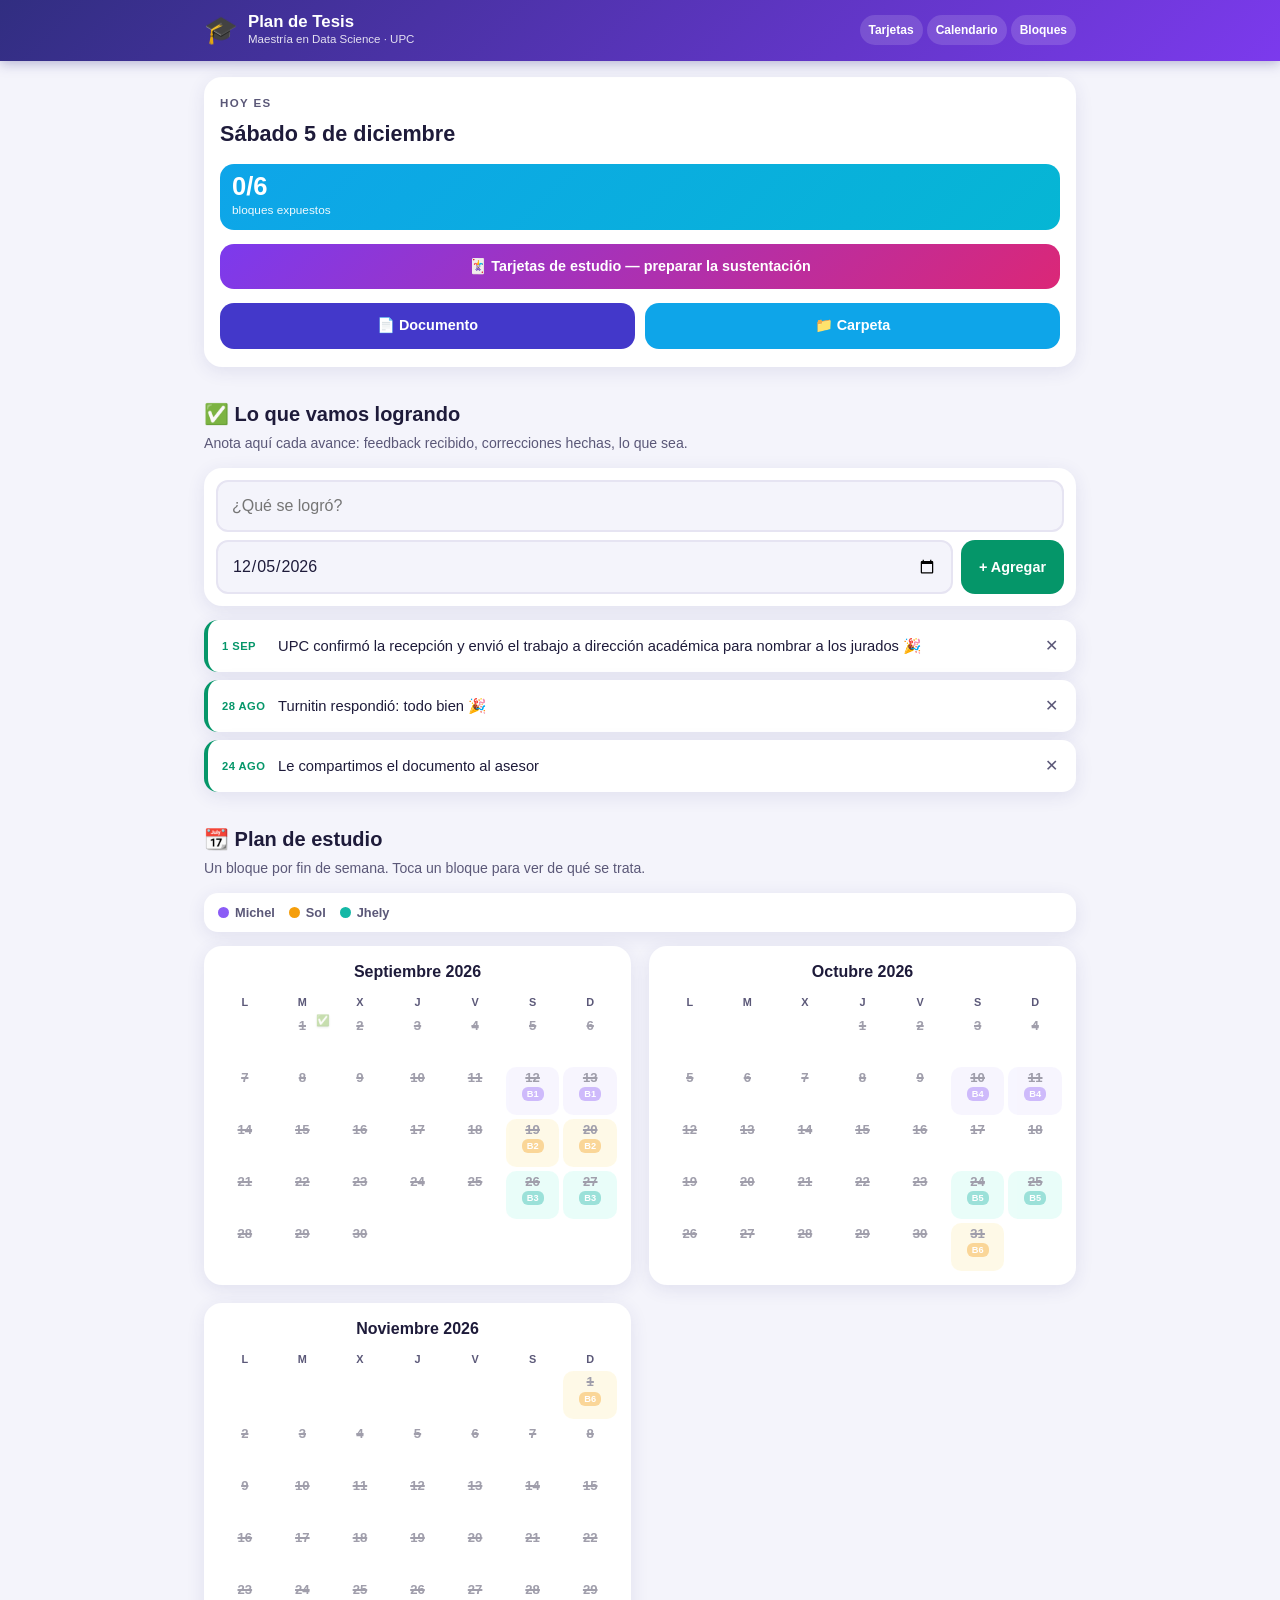
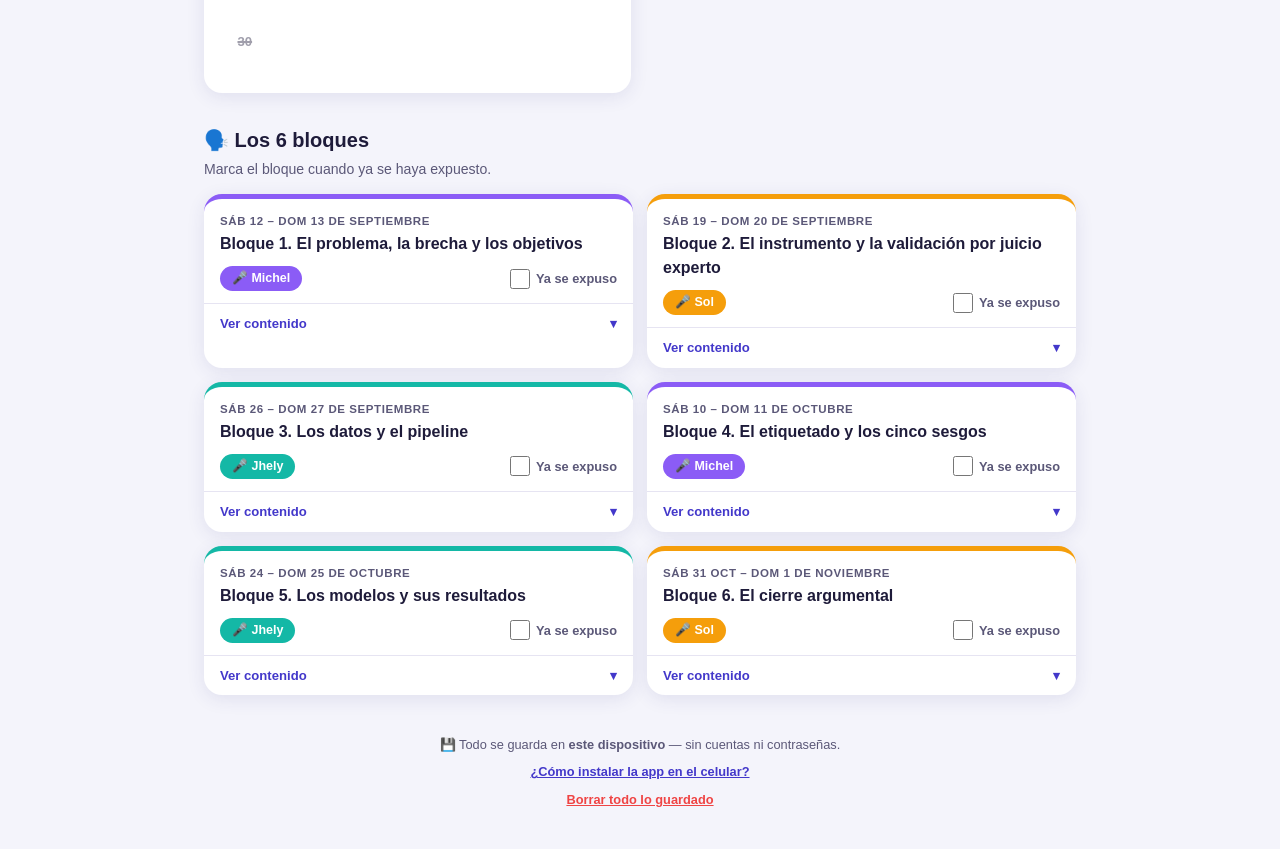
<file: index.html>
<!DOCTYPE html>
<html lang="es">
<head>
  <meta charset="UTF-8" />
  <meta name="viewport" content="width=device-width, initial-scale=1, viewport-fit=cover" />
  <title>Plan de Tesis · G7</title>
  <meta name="description" content="Plan de estudio del equipo — Maestría en Data Science UPC. Calendario de bloques y registro de avances." />
  <meta name="theme-color" content="#312e81" />
  <link rel="manifest" href="manifest.webmanifest" />
  <link rel="icon" type="image/png" sizes="192x192" href="icons/icon-192.png" />
  <link rel="apple-touch-icon" href="icons/apple-touch-icon.png" />
  <meta name="apple-mobile-web-app-capable" content="yes" />
  <meta name="mobile-web-app-capable" content="yes" />
  <meta name="apple-mobile-web-app-status-bar-style" content="black-translucent" />
  <meta name="apple-mobile-web-app-title" content="Tesis G7" />
  <link rel="stylesheet" href="css/styles.css" />
</head>
<body>

<header class="topbar">
  <div class="topbar-inner">
    <div class="brand">
      <span class="brand-icon">🎓</span>
      <div>
        <h1>Plan de Tesis</h1>
        <p class="brand-sub">Maestría en Data Science · UPC</p>
      </div>
    </div>
    <nav class="quick-nav">
      <a href="estudio.html">Tarjetas</a>
      <a href="#calendario">Calendario</a>
      <a href="#bloques">Bloques</a>
    </nav>
  </div>
</header>

<main>

  <!-- PORTADA -->
  <section class="hero">
    <div class="hero-card">
      <p class="hero-label">Hoy es</p>
      <p class="hero-date" id="hero-date">—</p>

      <div class="hero-pills" id="hero-pills"><!-- JS --></div>

      <div class="tramite hidden" id="tramite"><!-- JS --></div>

      <a class="btn btn-cards" href="estudio.html">🃏 Tarjetas de estudio — preparar la sustentación</a>

      <div class="hero-actions">
        <a class="btn btn-doc" target="_blank" rel="noopener"
           href="https://upcedupe-my.sharepoint.com/:w:/g/personal/e202411058_upc_edu_pe/IQDRNMA9AV5sQaZxkCQ2ro44AdvdgoTfrQjGai8BATHbYuw?e=8x37Rl">
          📄 Documento
        </a>
        <a class="btn btn-folder" target="_blank" rel="noopener"
           href="https://upcedupe-my.sharepoint.com/:f:/g/personal/e202411058_upc_edu_pe/IgCr6ckTygm-SajQEywB1_AHAR40iPiZxzMHCmifpr9KDxs?e=idbEZw">
          📁 Carpeta
        </a>
        <button class="btn btn-install hidden" id="btn-install">📲 Instalar app</button>
      </div>
    </div>
  </section>

  <!-- AVANCES -->
  <section id="avances" class="section">
    <h2 class="section-title">✅ Lo que vamos logrando</h2>
    <p class="section-sub">Anota aquí cada avance: feedback recibido, correcciones hechas, lo que sea.</p>

    <div class="add-card">
      <input type="text" id="av-text" placeholder="¿Qué se logró?" autocomplete="off" />
      <div class="add-row">
        <input type="date" id="av-date" />
        <button class="btn btn-add" id="av-add">+ Agregar</button>
      </div>
    </div>

    <ul class="avances" id="avances-list"><!-- JS --></ul>
  </section>

  <!-- CALENDARIO -->
  <section id="calendario" class="section">
    <h2 class="section-title">📆 Plan de estudio</h2>
    <p class="section-sub">Un bloque por fin de semana. Toca un bloque para ver de qué se trata.</p>

    <div class="legend">
      <span class="lg-item"><i class="dot dot-michel"></i> Michel</span>
      <span class="lg-item"><i class="dot dot-sol"></i> Sol</span>
      <span class="lg-item"><i class="dot dot-jhely"></i> Jhely</span>
    </div>

    <div class="months" id="months"><!-- JS --></div>
  </section>

  <!-- BLOQUES -->
  <section id="bloques" class="section">
    <h2 class="section-title">🗣️ Los 6 bloques</h2>
    <p class="section-sub">Marca el bloque cuando ya se haya expuesto.</p>
    <div class="blocks" id="blocks"><!-- JS --></div>
  </section>

  <footer class="footer">
    <p>💾 Todo se guarda en <strong>este dispositivo</strong> — sin cuentas ni contraseñas.</p>
    <p><button class="linklike" id="btn-ios-help">¿Cómo instalar la app en el celular?</button></p>
    <p><button class="linklike danger" id="btn-reset">Borrar todo lo guardado</button></p>
  </footer>
</main>

<!-- INSTALAR -->
<div class="sheet-backdrop hidden" id="ios-backdrop"></div>
<div class="sheet hidden" id="ios-sheet" role="dialog" aria-modal="true">
  <div class="sheet-handle"></div>
  <h3>📲 Instalar como app</h3>
  <div class="ios-steps">
    <p><strong>iPhone (Safari):</strong></p>
    <ol>
      <li>Toca el botón <strong>Compartir</strong> (cuadrado con flecha ↑).</li>
      <li>Elige <strong>“Añadir a pantalla de inicio”</strong>.</li>
    </ol>
    <p><strong>Android (Chrome):</strong></p>
    <ol>
      <li>Toca el menú <strong>⋮</strong> → <strong>“Instalar app”</strong>.</li>
    </ol>
  </div>
  <button class="btn btn-close" id="ios-close">Entendido</button>
</div>

<script src="js/app.js"></script>
</body>
</html>
</file>
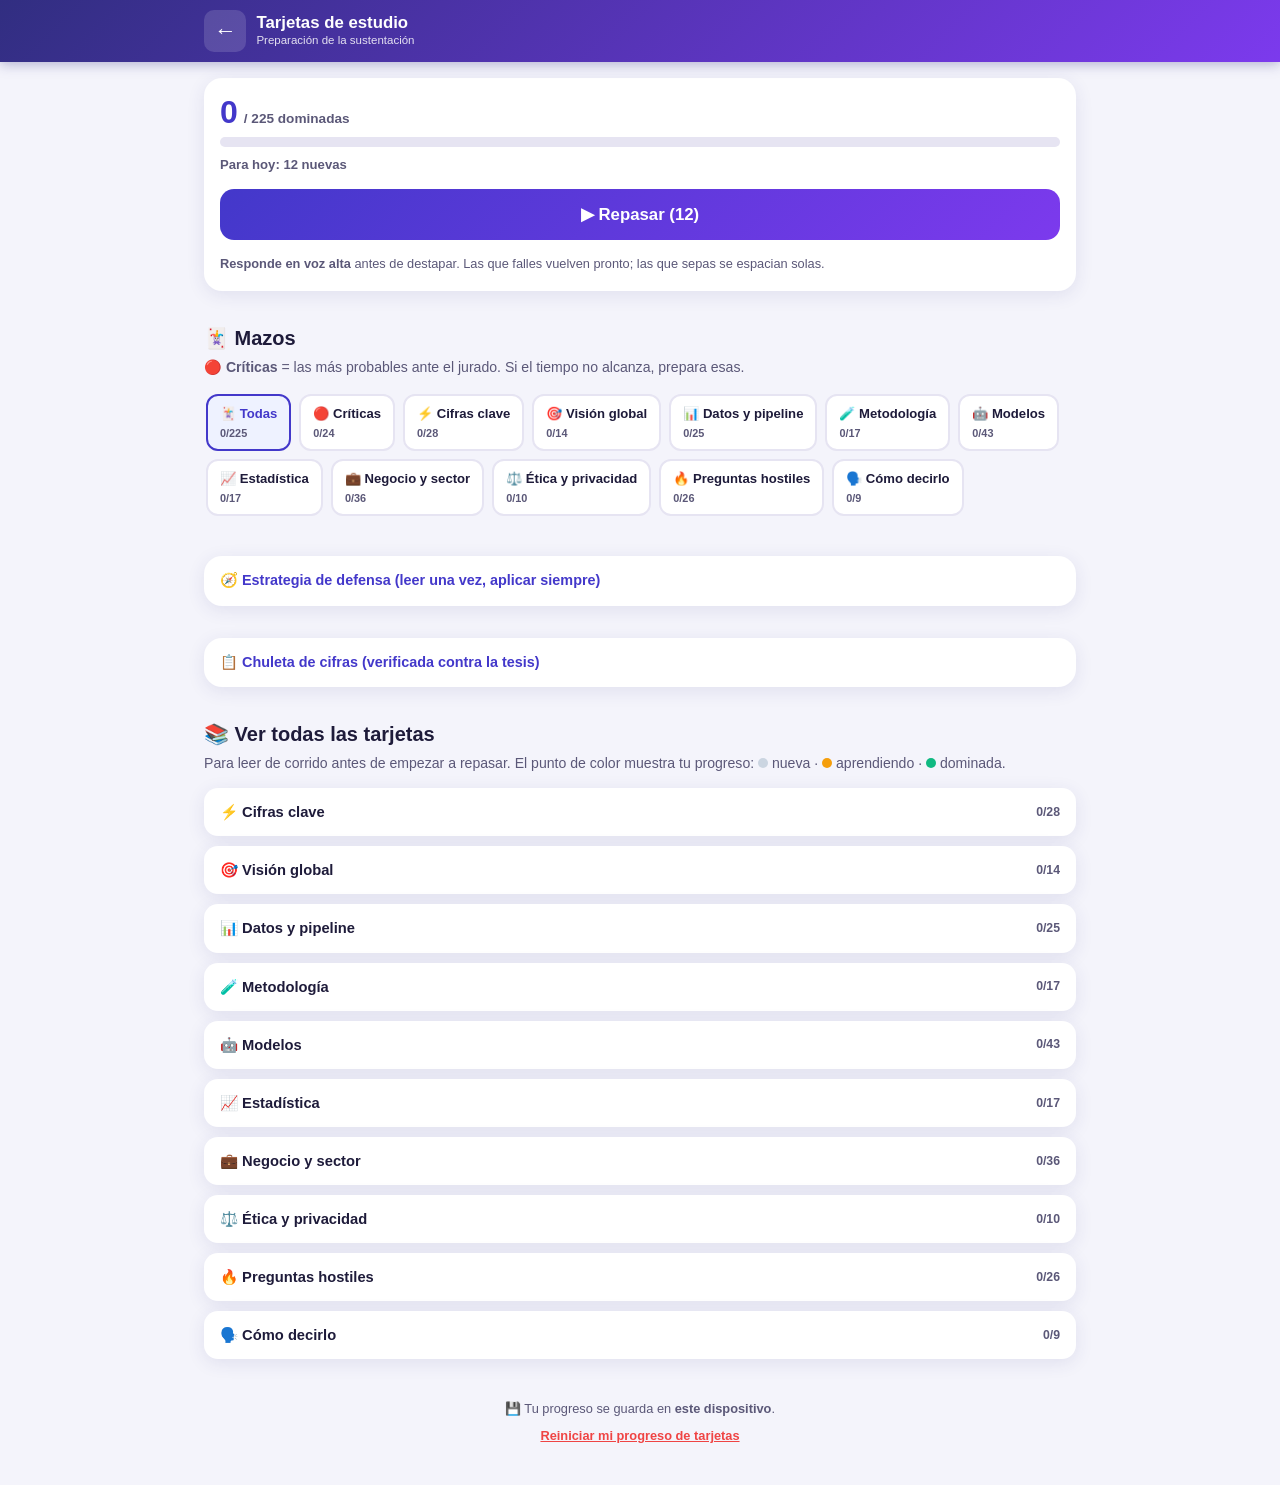
<file: estudio.html>
<!DOCTYPE html>
<html lang="es">
<head>
  <meta charset="UTF-8" />
  <meta name="viewport" content="width=device-width, initial-scale=1, viewport-fit=cover" />
  <title>Tarjetas de estudio · Tesis G7</title>
  <meta name="theme-color" content="#312e81" />
  <link rel="manifest" href="manifest.webmanifest" />
  <link rel="icon" type="image/png" sizes="192x192" href="icons/icon-192.png" />
  <link rel="apple-touch-icon" href="icons/apple-touch-icon.png" />
  <meta name="apple-mobile-web-app-capable" content="yes" />
  <meta name="mobile-web-app-capable" content="yes" />
  <link rel="stylesheet" href="css/styles.css" />
</head>
<body>

<header class="topbar">
  <div class="topbar-inner">
    <div class="brand">
      <a class="back-link" href="index.html" aria-label="Volver al plan">←</a>
      <div>
        <h1>Tarjetas de estudio</h1>
        <p class="brand-sub">Preparación de la sustentación</p>
      </div>
    </div>
  </div>
</header>

<main>

  <!-- PROGRESO + REPASAR -->
  <section class="hero">
    <div class="hero-card">
      <div class="study-progress">
        <div class="sp-nums"><span id="sp-dom">0</span><span class="sp-total" id="sp-total">/ 219 dominadas</span></div>
        <div class="sp-bar"><div class="sp-fill" id="sp-fill"></div></div>
        <p class="sp-today" id="sp-today">—</p>
      </div>
      <button class="btn btn-study" id="btn-study">▶ Repasar</button>
      <p class="study-hint"><strong>Responde en voz alta</strong> antes de destapar. Las que falles vuelven pronto; las que sepas se espacian solas.</p>
    </div>
  </section>

  <!-- FILTROS -->
  <section class="section">
    <h2 class="section-title">🃏 Mazos</h2>
    <p class="section-sub"><strong>🔴 Críticas</strong> = las más probables ante el jurado. Si el tiempo no alcanza, prepara esas.</p>
    <div class="chips" id="chips"><!-- JS --></div>
  </section>

  <!-- ESTRATEGIA -->
  <section class="section">
    <div class="strategy-card">
      <details>
        <summary>🧭 Estrategia de defensa (leer una vez, aplicar siempre)</summary>
        <div class="strategy-body">
          <p><strong>La regla de oro:</strong> cuando no sepan algo, díganlo. La mayor fortaleza del trabajo es la honestidad metodológica; improvisar una respuesta débil la destruye. Frase de rescate: <em>«No lo verificamos y no puedo afirmarlo con los datos que tenemos; lo que sí puedo decir es…»</em></p>
          <p><strong>Estructura de toda respuesta:</strong> ① responder directo en una frase → ② dar el dato o la cifra que lo sostiene → ③ reconocer el límite declarado y volver a la contribución real.</p>
          <p><strong>Tres frases que conviene tener listas:</strong></p>
          <ul>
            <li>«No lo verificamos y no puedo afirmarlo con los datos que tenemos.»</li>
            <li>«Eso está declarado como limitación en la sección…»</li>
            <li>«La cifra exacta es… y sale de…»</li>
          </ul>
          <p><strong>Un error a evitar:</strong> defender el 31.5% como si fuera un buen resultado en términos absolutos. La defensa correcta es qué significa ese número por encima del azar y qué lo limita.</p>
          <p><strong>En la sala:</strong> un integrante responde el núcleo y otro complementa solo si agrega valor. Eviten responder de a tres.</p>
          <p><strong>Guion de cierre (60 segundos):</strong></p>
          <p class="cierre" id="cierre-text"></p>
        </div>
      </details>
    </div>
  </section>

  <!-- CHULETA -->
  <section class="section">
    <div class="strategy-card">
      <details>
        <summary>📋 Chuleta de cifras (verificada contra la tesis)</summary>
        <div class="strategy-body">
          <div class="table-scroll"><table class="cheat-table">
            <tr><td>Registros GPS</td><td><strong>61,273,298</strong> · 888 dispositivos</td></tr>
            <tr><td>Turnos</td><td><strong>106,699</strong> · mediana 11.98 h (de 16,054 brutos con máx. 161 días)</td></tr>
            <tr><td>Ventanas normales</td><td><strong>3,884,561</strong></td></tr>
            <tr><td>Eventos</td><td><strong>2,447</strong> corporativos → <strong>301</strong> en rango → <strong>54</strong> con GPS (41 turnos, 0.038%)</td></tr>
            <tr><td>Calidad del dato</td><td>coordenadas centinela <strong>10.52%</strong> · saltos hasta 15,450 km (0.03%) · 33.9% multiubicación</td></tr>
            <tr><td>Pipeline</td><td>chequeos <strong>41/41</strong> y <strong>30/30</strong> · 13 defectos corregidos</td></tr>
            <tr><td>Instrumento</td><td><strong>7</strong> expertos · <strong>14</strong> variables → <strong>3</strong> construibles + 1 parcial</td></tr>
            <tr><td>V de Aiken</td><td>pertinencia: 11 superan azar, 4 sólidas · claridad: 14 y 9</td></tr>
            <tr><td>Sesgos corregidos</td><td><strong>5</strong> · comparaciones múltiples: <strong>77.4%</strong> por azar vs 81.48% observado</td></tr>
            <tr><td>Ensamble de semillas</td><td>recall en P99.9 sube de <strong>5.6%</strong> a <strong>31.5%</strong> (10 inicializaciones)</td></tr>
            <tr><td>p empírico</td><td>árboles <strong>0.032</strong> (30 rep.) · recurrente 0.091 (10 rep., indicativo)</td></tr>
            <tr><td>Régimen temporal</td><td><strong>51/54</strong> dentro de ±15 min (94.4%) · 3 anticipadas, mediana 33.4 min</td></tr>
          </table></div>
          <p><strong>Resultado final por umbral</strong> (recall · alertas/día):</p>
          <div class="table-scroll"><table class="cheat-table">
            <tr><th></th><th>Recurrente</th><th>Árboles</th></tr>
            <tr><td>P95</td><td>38.9% · 670</td><td>48.1% · 492</td></tr>
            <tr><td><strong>P99.9</strong></td><td><strong>31.5%</strong> (IC 20.4–44.4) · <strong>16.9</strong></td><td><strong>38.9%</strong> (IC 25.9–51.9) · <strong>15.9</strong></td></tr>
          </table></div>
          <p class="cheat-note">P99.9 es el único umbral operativamente viable. La cifra exacta siempre gana a la aproximada: «La cifra exacta es… y sale de…».</p>
        </div>
      </details>
    </div>
  </section>

  <!-- EXPLORAR -->
  <section class="section">
    <h2 class="section-title">📚 Ver todas las tarjetas</h2>
    <p class="section-sub">Para leer de corrido antes de empezar a repasar. El punto de color muestra tu progreso: <span class="st-dot st-new"></span> nueva · <span class="st-dot st-learn"></span> aprendiendo · <span class="st-dot st-dom"></span> dominada.</p>
    <div id="browse"><!-- JS --></div>
  </section>

  <footer class="footer">
    <p>💾 Tu progreso se guarda en <strong>este dispositivo</strong>.</p>
    <p><button class="linklike danger" id="btn-reset-cards">Reiniciar mi progreso de tarjetas</button></p>
  </footer>
</main>

<!-- SESIÓN DE ESTUDIO (overlay) -->
<div class="study-overlay hidden" id="study-overlay">
  <div class="study-top">
    <span id="st-count">1 / 12</span>
    <div class="st-bar"><div class="st-bar-fill" id="st-bar-fill"></div></div>
    <button class="st-close" id="st-close" aria-label="Salir">✕</button>
  </div>

  <div class="study-card" id="study-card">
    <div class="sc-meta" id="sc-meta"></div>
    <div class="sc-question" id="sc-question"></div>
    <div class="sc-answer hidden" id="sc-answer"></div>
  </div>

  <div class="study-actions">
    <button class="btn btn-reveal" id="btn-reveal">Mostrar respuesta</button>
    <div class="grade-row hidden" id="grade-row">
      <button class="btn btn-fail" id="btn-fail">😅 Aún no</button>
      <button class="btn btn-ok" id="btn-ok">✅ La supe</button>
    </div>
  </div>

  <div class="study-done hidden" id="study-done">
    <div class="sd-emoji">🎉</div>
    <h3>¡Sesión completada!</h3>
    <p id="sd-summary"></p>
    <button class="btn btn-study" id="btn-again">▶ Otra sesión</button>
    <button class="btn btn-exit" id="btn-exit">Volver</button>
  </div>
</div>

<script src="js/cards-data.js"></script>
<script src="js/estudio.js"></script>
</body>
</html>
</file>
<file: css/styles.css>
/* ============ Base ============ */
:root {
  --bg: #f4f4fb;
  --card: #ffffff;
  --ink: #1e1b3a;
  --ink-soft: #5b5878;
  --line: #e6e4f2;

  --indigo: #4338ca;
  --indigo-deep: #312e81;
  --violet: #7c3aed;

  --michel: #8b5cf6;
  --sol: #f59e0b;
  --jhely: #14b8a6;
  --ppt: #ec4899;

  --michel-soft: #ede9fe;
  --sol-soft: #fef3c7;
  --jhely-soft: #ccfbf1;
  --ppt-soft: #fce7f3;

  --green: #059669;

  --radius: 18px;
  --shadow: 0 4px 18px rgba(49, 46, 129, 0.10);
}

* { box-sizing: border-box; margin: 0; padding: 0; }
html { scroll-behavior: smooth; }

body {
  font-family: -apple-system, BlinkMacSystemFont, "Segoe UI", Roboto, "Helvetica Neue", Arial, sans-serif;
  background: var(--bg);
  color: var(--ink);
  line-height: 1.5;
  -webkit-font-smoothing: antialiased;
  padding-bottom: env(safe-area-inset-bottom);
}

main { max-width: 900px; margin: 0 auto; padding: 0 14px 40px; }
.hidden { display: none !important; }

/* ============ Topbar ============ */
.topbar {
  background: linear-gradient(135deg, var(--indigo-deep), var(--violet));
  color: #fff; position: sticky; top: 0; z-index: 50;
  padding-top: env(safe-area-inset-top);
  box-shadow: 0 2px 12px rgba(49,46,129,.35);
}
.topbar-inner {
  max-width: 900px; margin: 0 auto;
  display: flex; align-items: center; justify-content: space-between;
  gap: 10px; padding: 10px 14px;
}
.brand { display: flex; align-items: center; gap: 10px; }
.brand-icon { font-size: 1.7rem; }
.brand h1 { font-size: 1.05rem; line-height: 1.15; }
.brand-sub { font-size: .72rem; opacity: .85; }
.quick-nav { display: flex; gap: 4px; }
.quick-nav a {
  color: #fff; text-decoration: none; font-size: .75rem; font-weight: 600;
  padding: 6px 9px; border-radius: 999px; background: rgba(255,255,255,.14);
  white-space: nowrap;
}
@media (max-width: 420px) {
  .brand-icon { font-size: 1.4rem; }
  .brand h1 { font-size: .95rem; white-space: nowrap; }
  .brand-sub { display: none; }
  .quick-nav a { font-size: .7rem; padding: 5px 8px; }
}
.quick-nav a:active { background: rgba(255,255,255,.3); }

/* ============ Portada ============ */
.hero { margin-top: 16px; }
.hero-card {
  background: var(--card); border-radius: var(--radius); box-shadow: var(--shadow);
  padding: 18px 16px; display: grid; gap: 14px;
}
.hero-label { font-size: .72rem; text-transform: uppercase; letter-spacing: .12em; color: var(--ink-soft); font-weight: 700; }
.hero-date { font-size: 1.35rem; font-weight: 800; margin-top: -8px; }

.hero-pills { display: flex; gap: 10px; flex-wrap: wrap; }
.pill {
  flex: 1 1 140px; border-radius: 14px; padding: 10px 12px; color: #fff;
  display: flex; flex-direction: column; gap: 2px; min-width: 140px;
}
.pill-num { font-size: 1.6rem; font-weight: 800; line-height: 1; }
.pill-lbl { font-size: .74rem; opacity: .93; }
.pill-next { background: linear-gradient(135deg, #4338ca, #7c3aed); }
.pill-count { background: linear-gradient(135deg, #0ea5e9, #06b6d4); }
.pill-done { background: linear-gradient(135deg, #059669, #10b981); }

.hero-actions { display: flex; gap: 10px; flex-wrap: wrap; }
.btn {
  display: inline-flex; align-items: center; justify-content: center; gap: 6px;
  border: none; cursor: pointer; text-decoration: none;
  font-weight: 700; font-size: .9rem; padding: 12px 16px; border-radius: 14px;
  transition: transform .1s ease, filter .15s ease; flex: 1 1 140px;
}
.btn:active { transform: scale(.97); filter: brightness(.95); }
.btn-doc { background: var(--indigo); color: #fff; }
.btn-folder { background: #0ea5e9; color: #fff; }
.btn-install { background: #111827; color: #fff; }

/* ============ Secciones ============ */
.section { margin-top: 32px; scroll-margin-top: 80px; }
.section-title { font-size: 1.25rem; font-weight: 800; margin-bottom: 4px; }
.section-sub { color: var(--ink-soft); font-size: .88rem; margin-bottom: 14px; }

/* ============ Avances ============ */
.add-card {
  background: var(--card); border-radius: var(--radius); box-shadow: var(--shadow);
  padding: 12px; display: grid; gap: 8px; margin-bottom: 14px;
}
.add-card input {
  width: 100%; border: 2px solid var(--line); border-radius: 12px;
  padding: 12px 14px; font: inherit; font-size: 16px; background: var(--bg); color: var(--ink);
}
.add-card input:focus { outline: none; border-color: var(--indigo); background: #fff; }
.add-row { display: flex; gap: 8px; }
.add-row input { flex: 1 1 auto; min-width: 0; font-size: 16px; }
.btn-add { flex: 0 0 auto; background: var(--green); color: #fff; padding: 12px 18px; }

.avances { list-style: none; display: grid; gap: 8px; }
.av-item {
  background: var(--card); border-radius: 14px; box-shadow: var(--shadow);
  padding: 12px 10px 12px 14px; display: flex; align-items: center; gap: 10px;
  border-left: 4px solid var(--green);
}
.av-date {
  flex: 0 0 auto; font-size: .7rem; font-weight: 800; color: var(--green);
  text-transform: uppercase; letter-spacing: .04em; min-width: 46px;
}
.av-text { flex: 1; font-size: .92rem; overflow-wrap: anywhere; }
.av-del {
  flex: 0 0 auto; border: none; background: none; color: var(--ink-soft);
  font-size: 1rem; cursor: pointer; padding: 6px 8px; border-radius: 8px; line-height: 1;
}
.av-del:active { background: #fee2e2; color: #ef4444; }
.av-empty {
  background: var(--card); border-radius: 14px; box-shadow: var(--shadow);
  padding: 18px 14px; text-align: center; color: var(--ink-soft); font-size: .88rem;
}

/* ============ Calendario ============ */
.legend {
  display: flex; flex-wrap: wrap; gap: 8px 14px;
  background: var(--card); border-radius: 14px; padding: 10px 14px;
  box-shadow: var(--shadow); font-size: .8rem; font-weight: 600; color: var(--ink-soft);
  margin-bottom: 14px;
}
.lg-item { display: inline-flex; align-items: center; gap: 6px; }
.dot { width: 11px; height: 11px; border-radius: 50%; display: inline-block; }
.dot-michel { background: var(--michel); }
.dot-sol { background: var(--sol); }
.dot-jhely { background: var(--jhely); }
.dot-ppt { background: var(--ppt); }

.months { display: grid; gap: 18px; grid-template-columns: 1fr; }
@media (min-width: 700px) { .months { grid-template-columns: 1fr 1fr; } }

.month { background: var(--card); border-radius: var(--radius); box-shadow: var(--shadow); padding: 14px; }
.month h3 { text-align: center; font-size: 1rem; margin-bottom: 10px; text-transform: capitalize; }
.weekdays, .grid { display: grid; grid-template-columns: repeat(7, 1fr); gap: 4px; }
.weekdays span {
  text-align: center; font-size: .68rem; font-weight: 800; color: var(--ink-soft);
  text-transform: uppercase; padding-bottom: 4px;
}

.day {
  position: relative; border: none; background: transparent; font: inherit; color: inherit;
  border-radius: 10px; min-height: 48px; padding: 4px 2px 3px;
  display: flex; flex-direction: column; align-items: center; gap: 2px;
  -webkit-tap-highlight-color: transparent;
}
button.day { cursor: pointer; }
button.day:active { filter: brightness(.92); }
.dnum { font-size: .82rem; font-weight: 700; line-height: 1.1; }

.day.p-michel { background: var(--michel-soft); }
.day.p-sol { background: var(--sol-soft); }
.day.p-jhely { background: var(--jhely-soft); }
.day.p-ppt { background: var(--ppt-soft); }
.day.block-done { opacity: .6; }

.chip {
  font-size: .58rem; font-weight: 800; color: #fff; border-radius: 6px;
  padding: 1px 5px; line-height: 1.3; white-space: nowrap;
}
.chip-michel { background: var(--michel); }
.chip-sol { background: var(--sol); }
.chip-jhely { background: var(--jhely); }
.chip-ppt { background: var(--ppt); }

.day.past { opacity: .42; }
.day.past .dnum { text-decoration: line-through; text-decoration-thickness: 2px; }
.day.past.block-done { opacity: .42; }

.day.today {
  box-shadow: inset 0 0 0 2.5px var(--indigo); background: #eef2ff; opacity: 1 !important;
  padding-top: 15px;
}
.day.today .dnum { color: var(--indigo); text-decoration: none; }
.day.today::after {
  content: "HOY"; position: absolute; top: 3px; left: 50%; transform: translateX(-50%);
  background: var(--indigo); color: #fff; font-size: .5rem; font-weight: 800;
  padding: 1px 5px; border-radius: 999px; letter-spacing: .05em;
}

.av-dot {
  position: absolute; top: -3px; right: -1px; font-size: .68rem;
  filter: drop-shadow(0 1px 1px rgba(0,0,0,.2));
}

/* ============ Bloques ============ */
.blocks { display: grid; gap: 14px; grid-template-columns: 1fr; }
@media (min-width: 700px) { .blocks { grid-template-columns: 1fr 1fr; } }

.block-card {
  background: var(--card); border-radius: var(--radius); box-shadow: var(--shadow);
  overflow: hidden; border-top: 5px solid var(--line);
  transition: box-shadow .3s ease;
}
.block-card.c-michel { border-top-color: var(--michel); }
.block-card.c-sol { border-top-color: var(--sol); }
.block-card.c-jhely { border-top-color: var(--jhely); }
.block-card.is-done { opacity: .72; }
.block-card.is-done .block-title { text-decoration: line-through; }
.block-card.flash { box-shadow: 0 0 0 3px var(--indigo), var(--shadow); }

.block-head { padding: 14px 16px 12px; }
.block-when { font-size: .72rem; font-weight: 800; text-transform: uppercase; letter-spacing: .05em; color: var(--ink-soft); }
.block-title { font-size: 1rem; font-weight: 800; margin: 2px 0 10px; }
.block-meta { display: flex; align-items: center; justify-content: space-between; gap: 10px; flex-wrap: wrap; }

.presenter {
  display: inline-flex; align-items: center; gap: 5px; font-size: .78rem; font-weight: 800;
  color: #fff; border-radius: 999px; padding: 3px 12px;
}
.presenter.pr-michel { background: var(--michel); }
.presenter.pr-sol { background: var(--sol); }
.presenter.pr-jhely { background: var(--jhely); }

.done-toggle { display: inline-flex; align-items: center; gap: 6px; cursor: pointer; font-size: .8rem; font-weight: 700; color: var(--ink-soft); }
.done-toggle input { width: 20px; height: 20px; accent-color: var(--green); cursor: pointer; }

.block-card details { border-top: 1px solid var(--line); }
.block-card summary {
  cursor: pointer; padding: 10px 16px; font-size: .82rem; font-weight: 700; color: var(--indigo);
  list-style: none; display: flex; justify-content: space-between; align-items: center;
}
.block-card summary::-webkit-details-marker { display: none; }
.block-card summary::after { content: "▾"; transition: transform .2s; }
.block-card details[open] summary::after { transform: rotate(180deg); }
.block-detail { padding: 0 16px 14px; font-size: .84rem; display: grid; gap: 10px; }
.block-detail h4 { font-size: .72rem; text-transform: uppercase; letter-spacing: .08em; color: var(--ink-soft); margin-bottom: 3px; }
.block-detail .argumento { background: var(--bg); border-radius: 10px; padding: 10px 12px; font-style: italic; }
.block-detail ul { padding-left: 18px; display: grid; gap: 4px; }
.block-detail .covers { font-size: .78rem; color: var(--ink-soft); }

/* ============ Footer ============ */
.footer { margin-top: 40px; text-align: center; font-size: .8rem; color: var(--ink-soft); display: grid; gap: 8px; }
.linklike { background: none; border: none; color: var(--indigo); font: inherit; font-weight: 700; cursor: pointer; text-decoration: underline; }
.linklike.danger { color: #ef4444; }

/* ============ Sheet instalar ============ */
.sheet-backdrop { position: fixed; inset: 0; background: rgba(20, 15, 60, .45); z-index: 90; backdrop-filter: blur(2px); }
.sheet {
  position: fixed; left: 0; right: 0; bottom: 0; z-index: 100;
  background: var(--card); border-radius: 22px 22px 0 0;
  padding: 10px 18px calc(18px + env(safe-area-inset-bottom));
  box-shadow: 0 -8px 30px rgba(0,0,0,.25);
  max-height: 85vh; overflow-y: auto; animation: slideUp .22s ease;
}
@media (min-width: 700px) {
  .sheet { left: 50%; right: auto; transform: translateX(-50%); width: 420px; border-radius: 22px; bottom: 30px; }
}
@keyframes slideUp { from { opacity: 0; } to { opacity: 1; } }
.sheet-handle { width: 42px; height: 5px; border-radius: 3px; background: var(--line); margin: 4px auto 12px; }
.sheet h3 { font-size: 1.05rem; margin-bottom: 12px; }
.ios-steps { font-size: .88rem; display: grid; gap: 8px; }
.ios-steps ol { padding-left: 20px; display: grid; gap: 4px; }
.btn-close { width: 100%; margin-top: 14px; background: var(--indigo); color: #fff; }

/* ============ Página de estudio ============ */
.back-link {
  color: #fff; text-decoration: none; font-size: 1.4rem; font-weight: 800;
  padding: 4px 10px; border-radius: 10px; background: rgba(255,255,255,.14);
}

.study-progress { display: grid; gap: 8px; }
.sp-nums { display: flex; align-items: baseline; gap: 6px; }
#sp-dom { font-size: 2rem; font-weight: 800; color: var(--indigo); line-height: 1; }
.sp-total { font-size: .85rem; font-weight: 700; color: var(--ink-soft); }
.sp-bar { height: 10px; border-radius: 6px; background: var(--line); overflow: hidden; }
.sp-fill { height: 100%; border-radius: 6px; background: linear-gradient(90deg, var(--indigo), var(--violet)); transition: width .4s ease; }
.sp-today { font-size: .82rem; font-weight: 600; color: var(--ink-soft); }

.btn-study { background: linear-gradient(135deg, var(--indigo), var(--violet)); color: #fff; font-size: 1.05rem; padding: 15px; width: 100%; }
.btn-study:disabled { opacity: .5; cursor: default; }
.study-hint { font-size: .8rem; color: var(--ink-soft); }

.chips { display: flex; gap: 8px; overflow-x: auto; padding: 2px 2px 8px; -webkit-overflow-scrolling: touch; scrollbar-width: none; }
@media (min-width: 700px) { .chips { flex-wrap: wrap; overflow-x: visible; } }
.chips::-webkit-scrollbar { display: none; }
.chip-f {
  flex: 0 0 auto; display: flex; flex-direction: column; align-items: flex-start; gap: 1px;
  border: 2px solid var(--line); background: var(--card); border-radius: 12px;
  padding: 8px 12px; font: inherit; font-size: .82rem; font-weight: 700; cursor: pointer; color: var(--ink);
  -webkit-tap-highlight-color: transparent;
}
.chip-f small { font-size: .68rem; font-weight: 700; color: var(--ink-soft); }
.chip-f.active { border-color: var(--indigo); background: #eef2ff; color: var(--indigo); }

.strategy-card { background: var(--card); border-radius: var(--radius); box-shadow: var(--shadow); overflow: hidden; }
.strategy-card summary {
  cursor: pointer; padding: 14px 16px; font-size: .9rem; font-weight: 800; color: var(--indigo); list-style: none;
}
.strategy-card summary::-webkit-details-marker { display: none; }
.strategy-body { padding: 0 16px 16px; font-size: .87rem; display: grid; gap: 10px; }
.strategy-body ul { padding-left: 18px; display: grid; gap: 4px; }
.strategy-body .cierre { background: var(--bg); border-left: 4px solid var(--violet); border-radius: 10px; padding: 10px 12px; font-style: italic; }

/* estado de tarjeta */
.st-dot { width: 10px; height: 10px; border-radius: 50%; display: inline-block; flex: 0 0 auto; }
.st-new { background: #cbd5e1; }
.st-learn { background: var(--sol); }
.st-dom { background: #10b981; }

.browse-deck { background: var(--card); border-radius: 14px; box-shadow: var(--shadow); margin-bottom: 10px; overflow: hidden; }
.browse-deck > summary {
  cursor: pointer; padding: 13px 16px; font-weight: 800; font-size: .92rem; list-style: none;
  display: flex; justify-content: space-between; align-items: center; gap: 8px;
}
.browse-deck > summary::-webkit-details-marker { display: none; }
.browse-deck > summary small { color: var(--ink-soft); font-weight: 700; }
.browse-list { border-top: 1px solid var(--line); }
.browse-card { border-bottom: 1px solid var(--line); }
.browse-card:last-child { border-bottom: none; }
.browse-card > summary {
  cursor: pointer; padding: 11px 16px; font-size: .84rem; font-weight: 600; list-style: none;
  display: flex; align-items: center; gap: 8px; line-height: 1.35;
}
.browse-card > summary::-webkit-details-marker { display: none; }
.browse-card[open] > summary { color: var(--indigo); }
.browse-answer { padding: 0 16px 12px 34px; font-size: .84rem; color: var(--ink); display: grid; gap: 8px; }

/* overlay de sesión */
.study-overlay {
  position: fixed; inset: 0; z-index: 200; background: var(--bg);
  display: flex; flex-direction: column;
  padding: calc(10px + env(safe-area-inset-top)) 14px calc(14px + env(safe-area-inset-bottom));
}
.study-top { display: flex; align-items: center; gap: 12px; margin-bottom: 12px; max-width: 640px; width: 100%; align-self: center; }
#st-count { font-size: .8rem; font-weight: 800; color: var(--ink-soft); white-space: nowrap; }
.st-bar { flex: 1; height: 8px; border-radius: 5px; background: var(--line); overflow: hidden; }
.st-bar-fill { height: 100%; background: linear-gradient(90deg, var(--indigo), var(--violet)); border-radius: 5px; transition: width .3s ease; }
.st-close {
  border: none; background: var(--card); box-shadow: var(--shadow); color: var(--ink-soft);
  width: 34px; height: 34px; border-radius: 50%; font-size: 1rem; cursor: pointer; flex: 0 0 auto;
}

.study-card {
  flex: 1; overflow-y: auto; background: var(--card); border-radius: var(--radius);
  box-shadow: var(--shadow); padding: 18px 16px; max-width: 640px; width: 100%; align-self: center;
}
.sc-meta { display: flex; gap: 6px; flex-wrap: wrap; margin-bottom: 12px; }
.sc-deck { font-size: .7rem; font-weight: 800; background: var(--bg); color: var(--ink-soft); border-radius: 999px; padding: 3px 10px; }
.sc-level { font-size: .7rem; font-weight: 800; color: #fff; border-radius: 999px; padding: 3px 10px; }
.lv-basico { background: #10b981; }
.lv-intermedio { background: #3b82f6; }
.lv-dificil { background: #f59e0b; }
.lv-extremo { background: #ef4444; }
.sc-crit { font-size: .7rem; font-weight: 800; color: #ef4444; background: #fee2e2; border-radius: 999px; padding: 3px 10px; }

.sc-question { font-size: 1.08rem; font-weight: 800; line-height: 1.4; white-space: pre-line; }
.sc-answer { margin-top: 14px; padding-top: 14px; border-top: 2px dashed var(--line); font-size: .92rem; display: grid; gap: 10px; }
.sc-idea {
  background: #fefce8; border: 1.5px solid #fde047; border-radius: 12px;
  padding: 10px 12px; font-size: .86rem;
}

.study-actions { margin-top: 12px; max-width: 640px; width: 100%; align-self: center; }
.btn-reveal { width: 100%; background: var(--indigo); color: #fff; padding: 15px; font-size: 1rem; }
.grade-row { display: flex; gap: 10px; }
.btn-fail { flex: 1; background: #fff; color: #b45309; border: 2.5px solid #f59e0b; padding: 14px; font-size: .98rem; }
.btn-ok { flex: 1; background: var(--green); color: #fff; padding: 14px; font-size: .98rem; }

.study-done {
  flex: 1; display: flex; flex-direction: column; align-items: center; justify-content: center;
  gap: 12px; text-align: center; max-width: 420px; width: 100%; align-self: center;
}
.sd-emoji { font-size: 3rem; }
.study-done h3 { font-size: 1.3rem; }
.study-done p { color: var(--ink-soft); font-size: .95rem; }
.study-done .btn { width: 100%; }
.btn-exit { background: var(--card); color: var(--ink); box-shadow: var(--shadow); }

.btn-cards { background: linear-gradient(135deg, #7c3aed, #db2777); color: #fff; width: 100%; }

/* chuleta + respuesta completa */
.table-scroll { overflow-x: auto; }
.cheat-table { width: 100%; border-collapse: collapse; font-size: .82rem; }
.cheat-table td, .cheat-table th { border-bottom: 1px solid var(--line); padding: 7px 8px; text-align: left; vertical-align: top; }
.cheat-table td:first-child, .cheat-table th:first-child { font-weight: 700; color: var(--ink-soft); white-space: nowrap; }
.cheat-table tr:last-child td { border-bottom: none; }
.cheat-note { font-size: .78rem; color: var(--ink-soft); font-style: italic; }
.sc-full-label { font-size: .7rem; font-weight: 800; text-transform: uppercase; letter-spacing: .07em; color: var(--ink-soft); margin-top: 2px; }

/* estado del trámite en la UPC */
.tramite {
  border-left: 4px solid var(--indigo); background: #eef2ff;
  border-radius: 10px; padding: 10px 12px; display: grid; gap: 2px; font-size: .9rem;
}
.tramite-note { color: var(--ink-soft); font-size: .82rem; }
</file>
